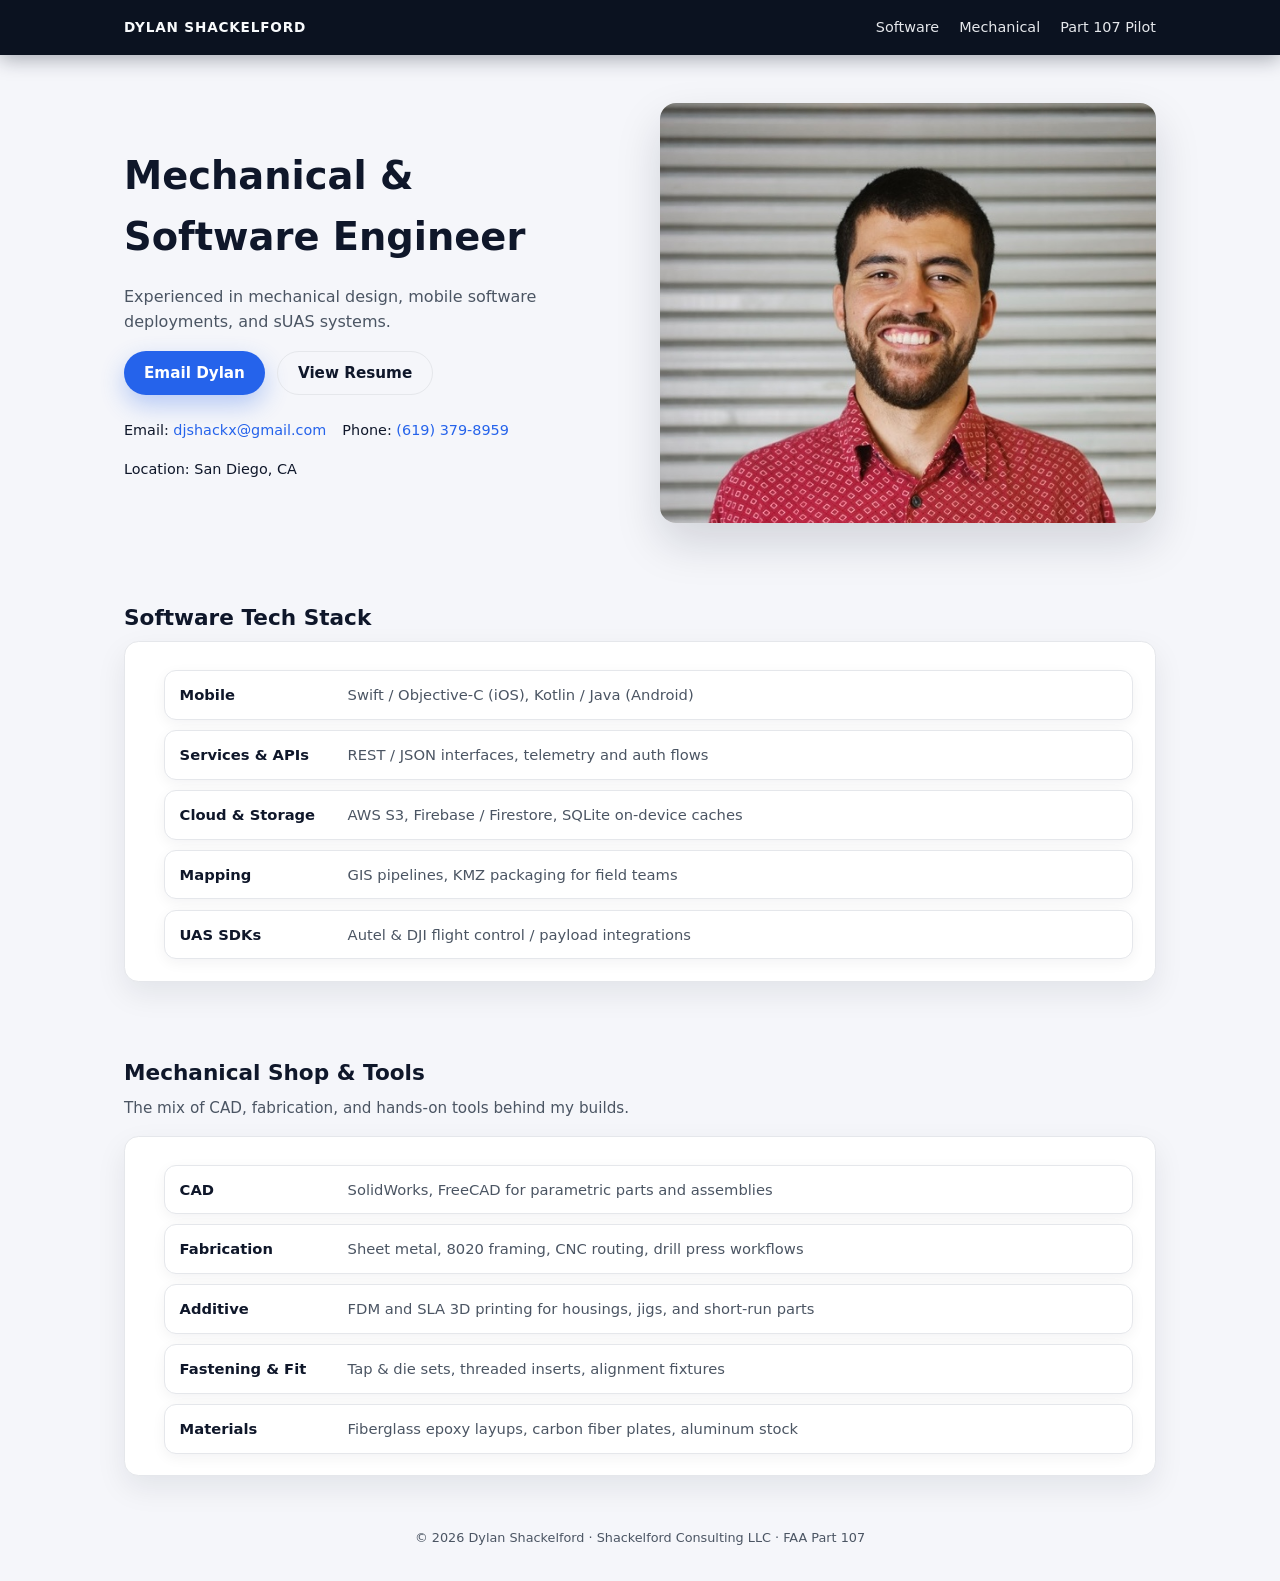
<file: index.html>
<!DOCTYPE html>
<html lang="en">
  <head>
    <meta charset="UTF-8" />
    <meta name="viewport" content="width=device-width, initial-scale=1" />
    <link rel="stylesheet" href="styles.css" />
    <meta
      name="description"
      content="Portfolio for Dylan Shackelford – Software Engineer, Mechanical Design, Part 107 sUAS Pilot"
    />
  </head>
  <body>
    <header>
      <div class="container nav-bar">
        <div class="nav-brand">
          <span class="brand-top">Dylan Shackelford</span>
        </div>
        <nav class="nav-links">
          <a href="software.html">Software</a>
          <a href="mechanical.html">Mechanical</a>
          <a href="drone.html">Part 107 Pilot</a>
        </nav>
      </div>
    </header>

    <main class="container home">
      <section class="hero hero-split">
        <div class="hero-content">
          <h1 class="hero-title">Mechanical & Software Engineer</h1>
          <p class="hero-subtitle">
            Experienced in mechanical design, mobile software deployments, and sUAS systems.         </p>
          <div class="cta-group">
            <a class="btn primary" href="mailto:djshackx@gmail.com">Email Dylan</a>
            <a class="btn ghost" href="Resume.pdf" target="_blank" rel="noopener"
              >View Resume</a
            >
          </div>
          <div class="contact-strip">
            <span
              >Email: <a href="mailto:djshackx@gmail.com">djshackx@gmail.com</a></span
            >
            <span>Phone: <a href="tel:+16193798959">(619) 379-8959</a></span>
            <span>Location: San Diego, CA</span>
          </div>
        </div>
        <div class="hero-media">
          <div class="hero-photo">
            <img src="images/headshot/head_shot.jpeg" alt="M200 payload bracket" />
          </div>
        </div>
      </section>

      <section>
        <h2 class="section-title">Software Tech Stack</h2>
        <div class="card">
          <ul class="stack-list">
            <li class="stack-item">
              <span class="stack-label">Mobile</span>
              <span class="stack-value">Swift / Objective-C (iOS), Kotlin / Java (Android)</span>
            </li>
            <li class="stack-item">
              <span class="stack-label">Services & APIs</span>
              <span class="stack-value">REST / JSON interfaces, telemetry and auth flows</span>
            </li>
            <li class="stack-item">
              <span class="stack-label">Cloud & Storage</span>
              <span class="stack-value">AWS S3, Firebase / Firestore, SQLite on-device caches</span>
            </li>
            <li class="stack-item">
              <span class="stack-label">Mapping</span>
              <span class="stack-value">GIS pipelines, KMZ packaging for field teams</span>
            </li>
            <li class="stack-item">
              <span class="stack-label">UAS SDKs</span>
              <span class="stack-value">Autel & DJI flight control / payload integrations</span>
            </li>
          </ul>
        </div>
      </section>

      <section>
        <h2 class="section-title">Mechanical Shop & Tools</h2>
        <p class="section-subtitle">The mix of CAD, fabrication, and hands-on tools behind my builds.</p>
        <div class="card">
          <ul class="stack-list">
            <li class="stack-item">
              <span class="stack-label">CAD</span>
              <span class="stack-value">SolidWorks, FreeCAD for parametric parts and assemblies</span>
            </li>
            <li class="stack-item">
              <span class="stack-label">Fabrication</span>
              <span class="stack-value">Sheet metal, 8020 framing, CNC routing, drill press workflows</span>
            </li>
            <li class="stack-item">
              <span class="stack-label">Additive</span>
              <span class="stack-value">FDM and SLA 3D printing for housings, jigs, and short-run parts</span>
            </li>
            <li class="stack-item">
              <span class="stack-label">Fastening & Fit</span>
              <span class="stack-value">Tap & die sets, threaded inserts, alignment fixtures</span>
            </li>
            <li class="stack-item">
              <span class="stack-label">Materials</span>
              <span class="stack-value">Fiberglass epoxy layups, carbon fiber plates, aluminum stock</span>
            </li>
          </ul>
        </div>
      </section>
    </main>

    <footer>
      <div class="container">
        &copy; <span id="year"></span> Dylan Shackelford · Shackelford Consulting LLC · FAA Part 107
      </div>
      <script>
        document.getElementById("year").textContent = new Date().getFullYear();
      </script>
    </footer>
  </body>
</html>
</file>
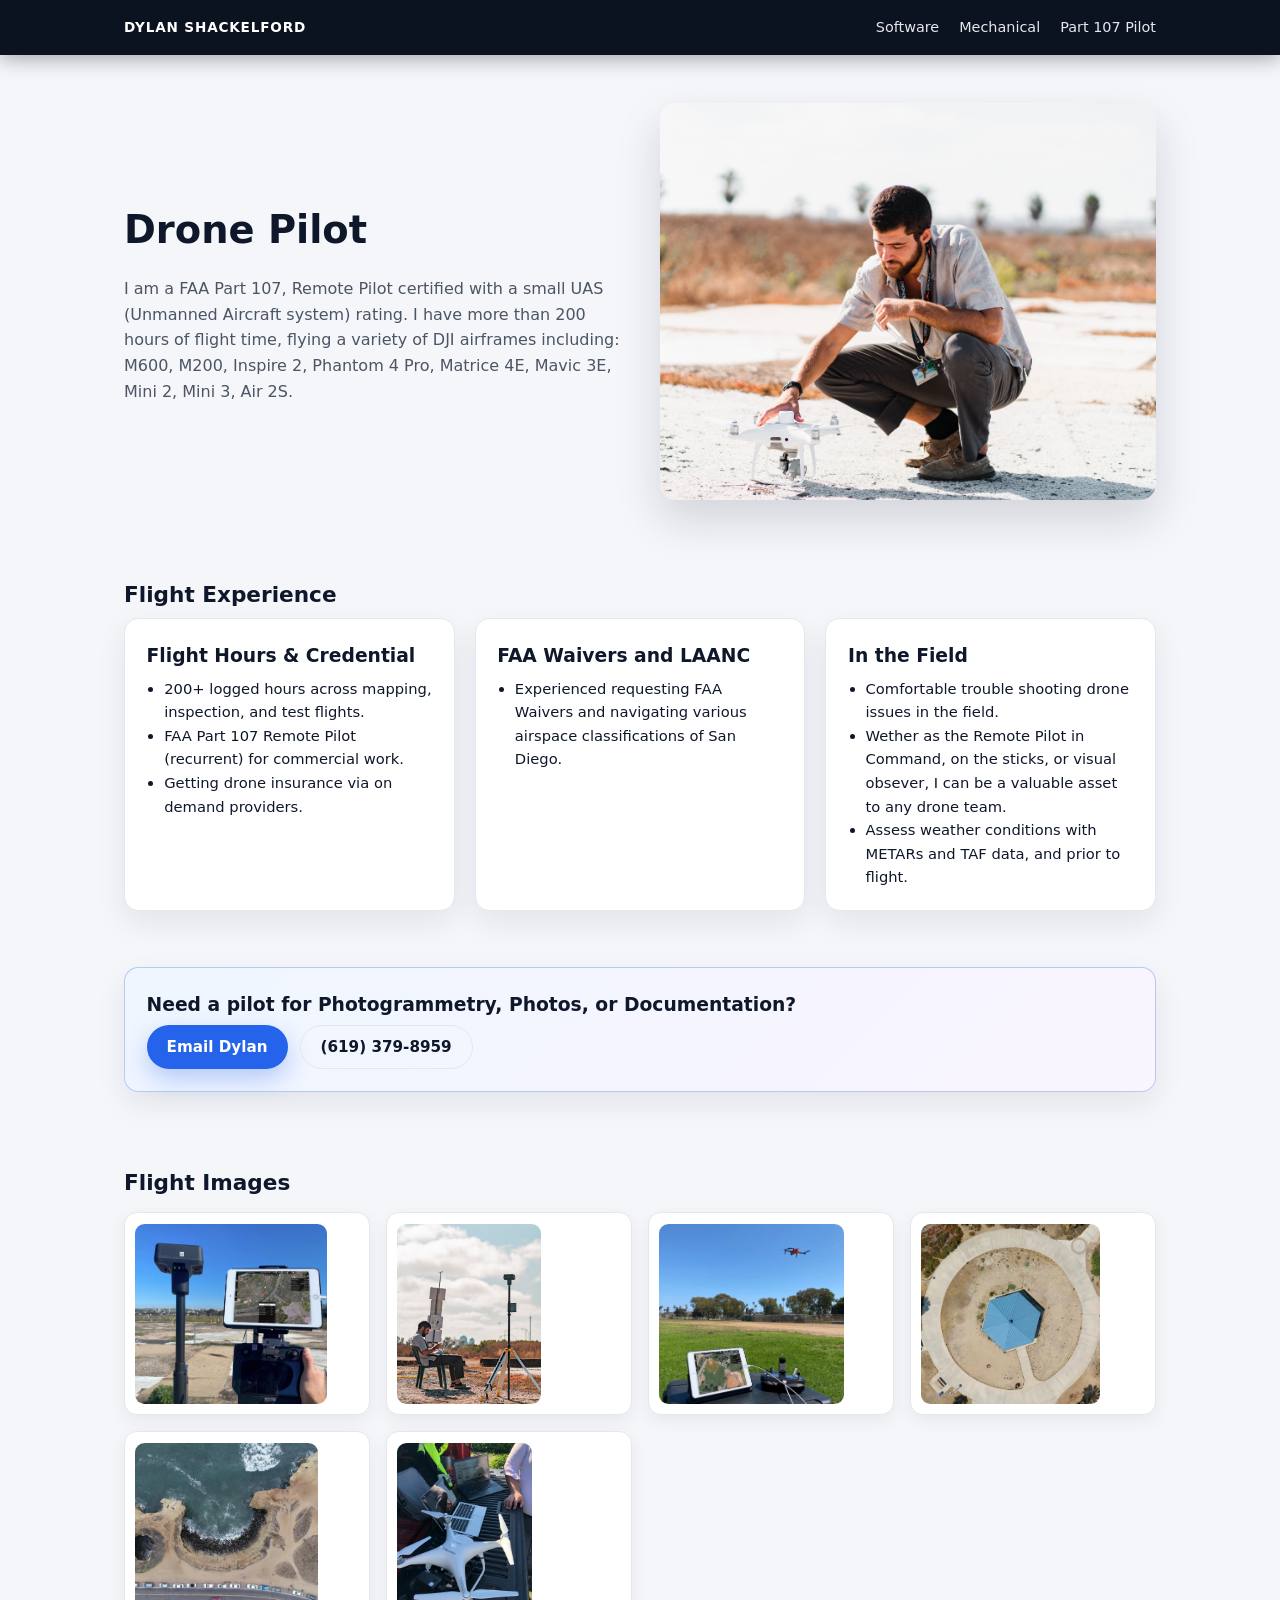
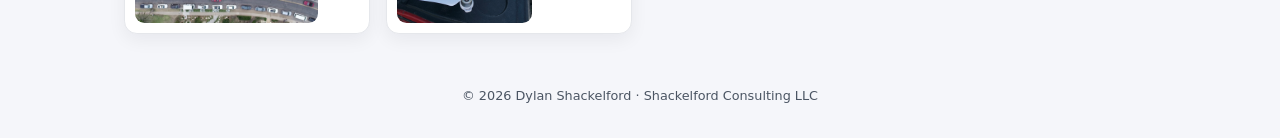
<file: drone.html>
<!DOCTYPE html>
<html lang="en">
  <head>
    <meta charset="UTF-8" />
    <title>Drone Piloting</title>
    <meta name="viewport" content="width=device-width, initial-scale=1" />
    <link rel="stylesheet" href="styles.css" />
  </head>
  <body>
    <header>
      <div class="container nav-bar">
        <div class="nav-brand">
          <a href="index.html" class="brand-top">Dylan Shackelford</a>
        </div>
        <nav class="nav-links">
          <a href="software.html">Software</a>
          <a href="mechanical.html">Mechanical</a>
          <a href="drone.html">Part 107 Pilot</a>
        </nav>
      </div>
    </header>

    <main class="container">
      <section class="hero hero-split">
        <div class="hero-content">
          <h1 class="hero-title">Drone Pilot</h1>
          <p class="hero-subtitle">
            I am a FAA Part 107, Remote Pilot certified with a small UAS (Unmanned Aircraft system) rating. I have more than 200 hours of flight time, flying a variety of DJI airframes including: M600, M200, Inspire 2, Phantom 4 Pro, Matrice 4E, Mavic 3E, Mini 2, Mini 3, Air 2S.
          </p>
        </div>
        <div class="hero-media">
          <div class="hero-photo">
            <img src="images/pilot/crouching_pilot.jpeg" alt="RSI plan" />
          </div>
        </div>
      </section>

      <section>
        <h2 class="section-title">Flight Experience</h2>
        <div class="card-grid">
          <div class="card">
            <h3>Flight Hours &amp; Credential</h3>
            <ul>
              <li>200+ logged hours across mapping, inspection, and test flights.</li>
              <li>FAA Part 107 Remote Pilot (recurrent) for commercial work.</li>
              <li>Getting drone insurance via on demand providers.</li>
            </ul>
          </div>
          <div class="card">
            <h3>FAA Waivers and LAANC</h3>
            <ul>
              <li>Experienced requesting FAA Waivers and navigating various airspace classifications of San Diego.</li>
            </ul>
          </div>
          <div class="card">
            <h3>In the Field</h3>
            <ul>
              <li>Comfortable trouble shooting drone issues in the field.</li>
              <li>Wether as the Remote Pilot in Command, on the sticks, or visual obsever, I can be a valuable asset to any drone team.</li>
              <li>Assess weather conditions with METARs and TAF data, and prior to flight.</li>
            </ul>
          </div>
        </div>
      </section>

      <section>
        <div class="card callout">
          <h3>Need a pilot for Photogrammetry, Photos, or Documentation?</h3>
          <div class="cta-group">
            <a class="btn primary" href="mailto:djshackx@gmail.com">Email Dylan</a>
            <a class="btn ghost" href="tel:+16193798959">(619) 379-8959</a>
          </div>
        </div>
      </section>

      <section>
        <h2 class="section-title">Flight Images</h2>
        <div class="image-grid">
          <div class="image-card">
            <img src="images/pilot/rtk_tower.png" alt="Terrain aware" />
          </div>
          <div class="image-card">
            <img src="images/pilot/sitting_pilot_rtk_tower.jpeg" alt="Terrain aware" />
          </div>
          <div class="image-card">
            <img src="images/pilot/flying_autel.png" alt="Terrain aware" />
          </div>
          <div class="image-card">
            <img src="images/pilot/nadir_blue_building.png" alt="Terrain aware" />
          </div>
          <div class="image-card">
            <img src="images/pilot/nadir_cliffs.png" alt="Terrain aware" />
          </div>
          <div class="image-card">
            <img src="images/pilot/p4p_on_tailgate.jpeg" alt="Terrain aware" />
          </div>
        
        </div>
      </section>
    </main>

    <footer>
      <div class="container">
        &copy; <span id="year"></span> Dylan Shackelford · Shackelford Consulting LLC
      </div>
      <script>
        document.getElementById("year").textContent = new Date().getFullYear();
      </script>
    </footer>
  </body>
</html>
</file>
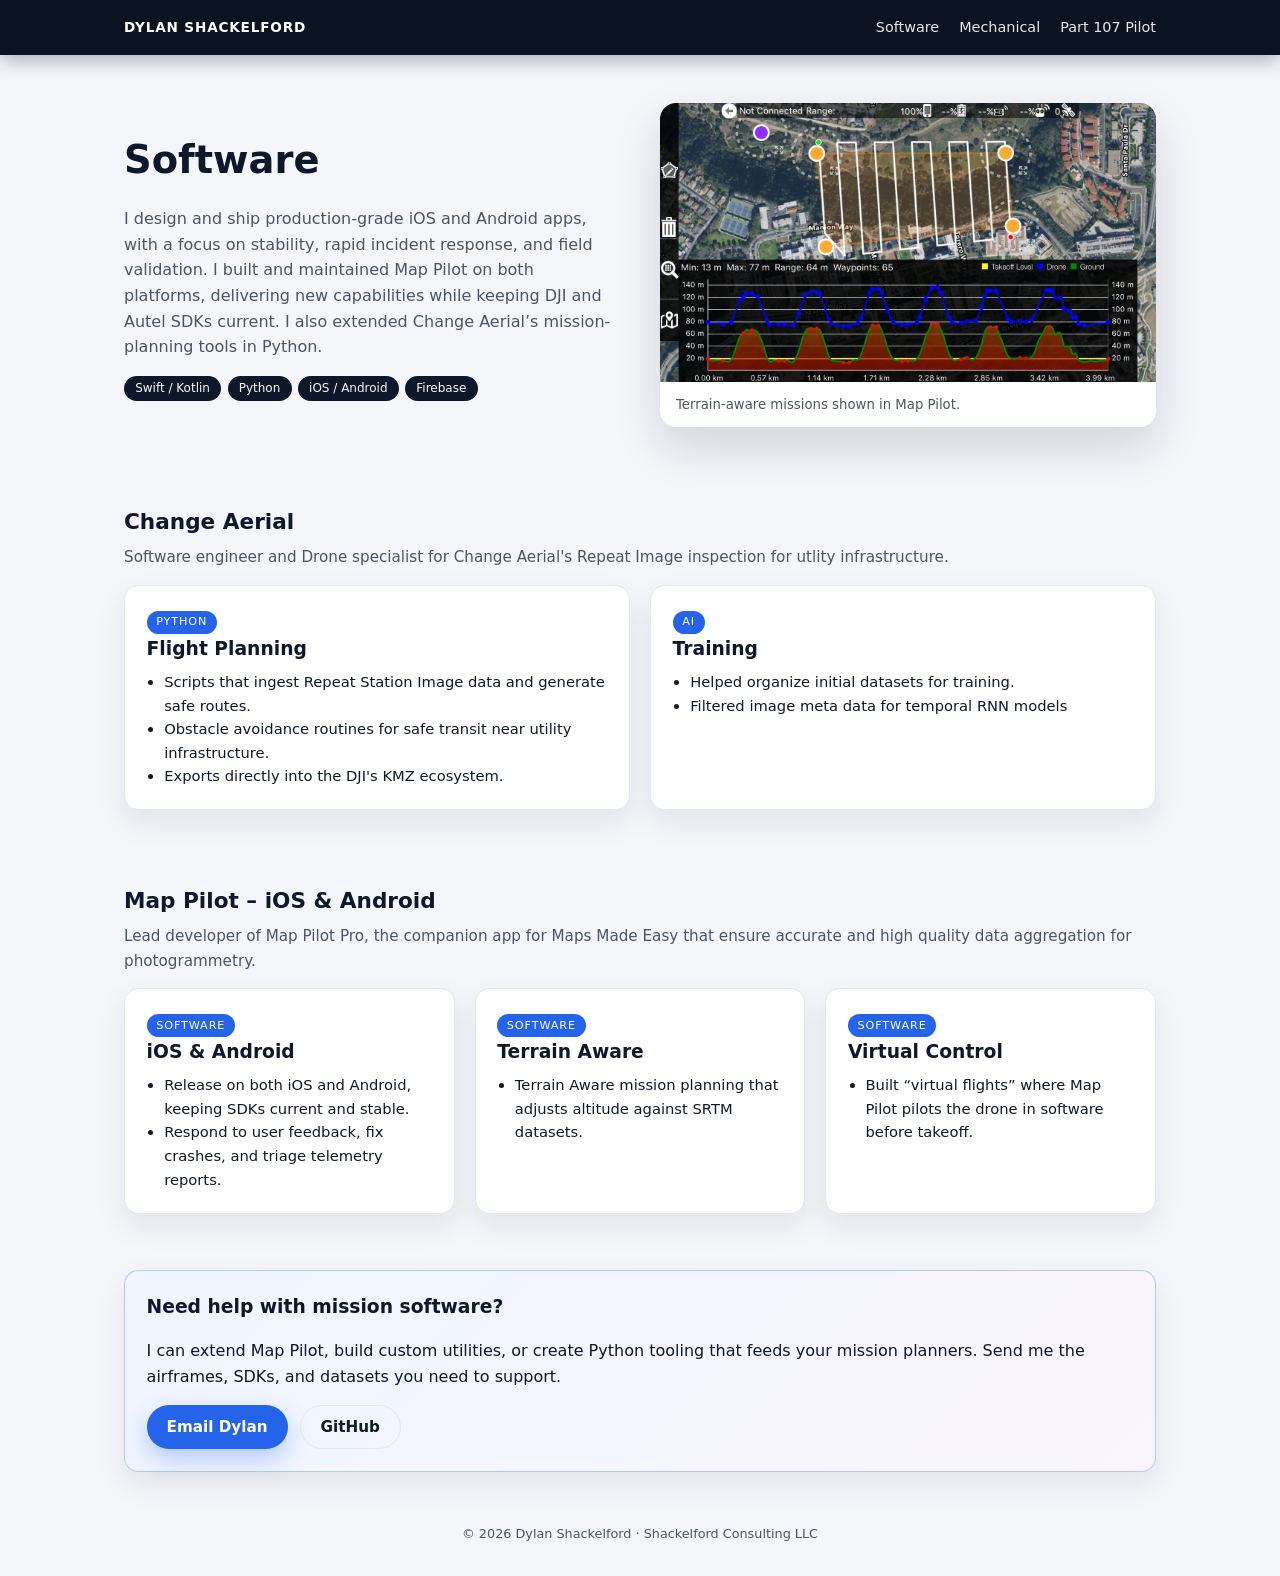
<file: software.html>
<!DOCTYPE html>
<html lang="en">
  <head>
    <meta charset="UTF-8" />
    <title>Software Engineering – Dylan Shackelford</title>
    <meta name="viewport" content="width=device-width, initial-scale=1" />
    <link rel="stylesheet" href="styles.css" />
  </head>
  <body>
    <header>
      <div class="container nav-bar">
        <div class="nav-brand">
          <a href="index.html" class="brand-top">Dylan Shackelford</a>
        </div>
        <nav class="nav-links">
          <a href="software.html">Software</a>
          <a href="mechanical.html">Mechanical</a>
          <a href="drone.html">Part 107 Pilot</a>
        </nav>
      </div>
    </header>

    <main class="container">
      <section class="hero hero-split">
        <div class="hero-content">
          <h1 class="hero-title">Software</h1>
          <p class="hero-subtitle">
            I design and ship production-grade iOS and Android apps, with a focus on stability, rapid incident response, and field validation. I built and maintained Map Pilot on both platforms, delivering new capabilities while keeping DJI and Autel SDKs current. I also extended Change Aerial’s mission-planning tools in Python.
          </p>
          <div class="hero-tags">
            <span class="tag">Swift / Kotlin</span>
            <span class="tag">Python</span>
            <span class="tag">iOS / Android</span>
            <span class="tag">Firebase</span>
          </div>
        </div>
        <div class="hero-media">
          <div class="hero-photo">
            <img src="images/portfolio/terrain-aware.jpg" alt="Terrain aware" />
            <p class="hero-photo-caption">Terrain-aware missions shown in Map Pilot.</p>
          </div>
        </div>
      </section>

      <section>
        <h2 class="section-title">Change Aerial</h2>
        <p class="section-subtitle">
          Software engineer and Drone specialist for Change Aerial's Repeat Image inspection for utlity infrastructure.  
        <div class="card-grid">
          <div class="card">
            <span class="project-label software">Python</span>
            <h3>Flight Planning</h3>
            <ul>
              <li>Scripts that ingest Repeat Station Image data and generate safe routes.</li>
              <li>Obstacle avoidance routines for safe transit near utility infrastructure.</li>
              <li>Exports directly into the DJI's KMZ ecosystem.</li>
            </ul>
          </div>
          <div class="card">
            <span class="project-label software">AI</span>
            <h3>Training</h3>
            <ul>
              <li>Helped organize initial datasets for training.</li>
              <li>Filtered image meta data for temporal RNN models</li>
            </ul>
          </div>
        </div>
      </section>

      <section>
        <h2 class="section-title">Map Pilot – iOS &amp; Android</h2>
        <p class="section-subtitle">
          Lead developer of Map Pilot Pro, the companion app for Maps Made Easy that ensure accurate and high quality data aggregation for photogrammetry.
        </p>
        <div class="card-grid">
          <div class="card">
            <span class="project-label software">Software</span>
            <h3>iOS & Android</h3>
            <ul>
              <li>Release on both iOS and Android, keeping SDKs current and stable.</li>
              <li>Respond to user feedback, fix crashes, and triage telemetry reports.</li>
            </ul>
          </div>
          <div class="card">
            <span class="project-label software">Software</span>
            <h3>Terrain Aware</h3>
            <ul>
              <li>Terrain Aware mission planning that adjusts altitude against SRTM datasets.</li>
            </ul>
          </div>
          <div class="card">
            <span class="project-label software">Software</span>
            <h3>Virtual Control</h3>
            <ul>
              <li>Built “virtual flights” where Map Pilot pilots the drone in software before takeoff.</li>
            </ul>
          </div>
        </div>
      </section>

      <section>
        <div class="card callout">
          <h3>Need help with mission software?</h3>
          <p>
            I can extend Map Pilot, build custom utilities, or create Python tooling that feeds your
            mission planners. Send me the airframes, SDKs, and datasets you need to support.
          </p>
          <div class="cta-group">
            <a class="btn primary" href="mailto:djshackx@gmail.com">Email Dylan</a>
            <a class="btn ghost" href="https://github.com/dshackelford" target="_blank" rel="noopener"
              >GitHub</a
            >
          </div>
        </div>
      </section>
    </main>

    <footer>
      <div class="container">
        &copy; <span id="year"></span> Dylan Shackelford · Shackelford Consulting LLC
      </div>
      <script>
        document.getElementById("year").textContent = new Date().getFullYear();
      </script>
    </footer>
  </body>
</html>
</file>
<file: styles.css>
:root {
  --bg: #f5f6fa;
  --surface: #ffffff;
  --surface-soft: #eef2ff;
  --text: #0f172a;
  --text-muted: #4b5563;
  --border: #e5e7eb;
  --accent: #2563eb;
  --accent-dark: #1d4ed8;
}

*,
*::before,
*::after {
  box-sizing: border-box;
}

body {
  margin: 0;
  font-family: system-ui, -apple-system, BlinkMacSystemFont, "SF Pro Text",
    "Segoe UI", sans-serif;
  line-height: 1.6;
  color: var(--text);
  background: var(--bg);
}

img {
  max-width: 100%;
  display: block;
}

header {
  background: #0b1220;
  color: #f8fafc;
  padding: 1rem 0;
  position: sticky;
  top: 0;
  z-index: 10;
  box-shadow: 0 4px 20px rgba(15, 23, 42, 0.35);
}

.container {
  max-width: 1080px;
  margin: 0 auto;
  padding: 0 1.5rem;
}

.nav-bar {
  display: flex;
  align-items: center;
  justify-content: space-between;
  gap: 1.25rem;
}

.nav-brand {
  display: flex;
  flex-direction: column;
  gap: 0.15rem;
}

.nav-brand a:link,
.nav-brand a:visited {
  color: white;
  text-decoration: none;
}

.brand-top {
  font-weight: 700;
  letter-spacing: 0.06em;
  text-transform: uppercase;
  font-size: 0.85rem;
}

.brand-subtitle {
  font-size: 0.85rem;
  color: #cbd5f5;
}

.nav-links {
  display: flex;
  flex-wrap: wrap;
  gap: 1.25rem;
}

.nav-links a {
  color: #e5e7eb;
  text-decoration: none;
  font-size: 0.9rem;
}

.nav-links a:hover {
  color: #38bdf8;
}

main {
  padding-bottom: 2rem;
}

.hero {
  padding: 3rem 0 2rem;
}

.hero-split {
  display: grid;
  grid-template-columns: repeat(auto-fit, minmax(300px, 1fr));
  gap: 2.5rem;
  align-items: center;
}

.hero-content {
  display: flex;
  flex-direction: column;
  gap: 1rem;
}

.eyebrow {
  text-transform: uppercase;
  letter-spacing: 0.08em;
  font-size: 0.75rem;
  color: var(--text-muted);
  margin: 0;
}

.hero-title {
  font-size: clamp(2rem, 3vw, 2.8rem);
  margin: 0;
}

.hero-subtitle {
  color: var(--text-muted);
  font-size: 1rem;
  margin: 0;
}

.hero-tags {
  display: flex;
  flex-wrap: wrap;
  gap: 0.4rem;
}

.tag {
  display: inline-flex;
  align-items: center;
  padding: 0.2rem 0.7rem;
  border-radius: 999px;
  font-size: 0.75rem;
  background: #0f172a;
  color: #f8fafc;
}

.project-label {
  display: inline-flex;
  align-items: center;
  padding: 0.15rem 0.6rem;
  border-radius: 999px;
  font-size: 0.7rem;
  letter-spacing: 0.08em;
  text-transform: uppercase;
  color: #fff;
  background: #0f172a;
}

.project-label.mechanical {
  background: #0f172a;
}

.project-label.software {
  background: #2563eb;
}

.project-label.ops {
  background: #059669;
}

.cta-group {
  display: flex;
  flex-wrap: wrap;
  gap: 0.75rem;
}

.btn {
  padding: 0.55rem 1.25rem;
  border-radius: 999px;
  text-decoration: none;
  font-weight: 600;
  font-size: 0.95rem;
  display: inline-flex;
  align-items: center;
  justify-content: center;
  transition: transform 0.2s ease, box-shadow 0.2s ease;
}

.btn.primary {
  background: var(--accent);
  color: #fff;
  box-shadow: 0 10px 25px rgba(37, 99, 235, 0.3);
}

.btn.primary:hover {
  background: var(--accent-dark);
  transform: translateY(-1px);
}

.btn.ghost {
  border: 1px solid var(--border);
  color: var(--text);
  background: transparent;
}

.btn.ghost:hover {
  border-color: var(--accent);
  color: var(--accent);
}

.hero-stats {
  display: grid;
  grid-template-columns: repeat(auto-fit, minmax(140px, 1fr));
  gap: 0.75rem;
}

.hero-stats div {
  border: 1px solid var(--border);
  border-radius: 0.65rem;
  padding: 0.75rem;
  background: var(--surface);
}

.stat-label {
  display: block;
  font-size: 0.7rem;
  letter-spacing: 0.08em;
  text-transform: uppercase;
  color: var(--text-muted);
}

.stat-value {
  font-weight: 600;
  font-size: 0.95rem;
}

.hero-media {
  display: flex;
  flex-direction: column;
  gap: 1rem;
}

.hero-photo {
  border-radius: 1rem;
  background: var(--surface);
  box-shadow: 0 20px 45px rgba(15, 23, 42, 0.15);
  overflow: hidden;
  max-height: 420px;
}

.hero-photo img {
  width: 100%;
  height: 100%;
  object-fit: cover;
  display: block;
}

.hero-photo.secondary {
  max-width: 80%;
  align-self: flex-end;
}

.hero-photo-caption {
  margin: 0;
  padding: 0.75rem 1rem;
  font-size: 0.83rem;
  color: var(--text-muted);
}

.contact-strip {
  margin-top: 0.5rem;
  font-size: 0.9rem;
  display: flex;
  flex-wrap: wrap;
  gap: 1rem;
}

.contact-strip a {
  color: var(--accent);
  text-decoration: none;
}

.contact-strip a:hover {
  text-decoration: underline;
}

section {
  padding: 1.75rem 0;
}

.section-title {
  font-size: 1.35rem;
  margin-bottom: 0.35rem;
}

.section-subtitle {
  margin-top: 0;
  font-size: 0.95rem;
  color: var(--text-muted);
}

.card-grid {
  display: grid;
  grid-template-columns: repeat(auto-fit, minmax(260px, 1fr));
  gap: 1.25rem;
}

.card {
  background: var(--surface);
  border-radius: 0.9rem;
  padding: 1.35rem;
  border: 1px solid var(--border);
  box-shadow: 0 12px 30px rgba(15, 23, 42, 0.08);
  color: inherit;
  text-decoration: none;
}

.card:visited {
  color: inherit;
}

.card h3 {
  margin: 0 0 0.35rem;
}

.card small {
  display: block;
  margin-bottom: 0.5rem;
  color: var(--text-muted);
  font-size: 0.8rem;
}

.card ul {
  padding-left: 1.1rem;
  margin: 0.4rem 0 0;
  font-size: 0.92rem;
}

.card-with-image {
  display: flex;
  flex-direction: column;
  padding: 0;
  overflow: hidden;
  position: relative;
}

.card-thumb {
  width: 100%;
  height: 190px;
  object-fit: cover;
}

.card-body {
  padding: 1.25rem;
}

.card-with-image .card-body ul {
  margin-top: 0.6rem;
}

.area-grid .card {
  height: 100%;
}

.project-card .project-label {
  margin: 1rem 1rem 0;
}

.image-grid {
  display: grid;
  grid-template-columns: repeat(auto-fit, minmax(220px, 1fr));
  gap: 1rem;
  margin-top: 0.75rem;
}

.image-card {
  background: var(--surface);
  border-radius: 0.8rem;
  box-shadow: 0 6px 18px rgba(15, 23, 42, 0.06);
  border: 1px solid var(--border);
  padding: 0.65rem;
}

.image-card img {
  border-radius: 0.6rem;
  height: 180px;
  object-fit: cover;
}

.image-card p {
  margin: 0.4rem 0 0;
  font-size: 0.85rem;
  color: var(--text-muted);
}

.skill-list {
  display: flex;
  flex-wrap: wrap;
  gap: 0.4rem;
}

.skill-pill {
  border-radius: 999px;
  background: var(--surface-soft);
  padding: 0.2rem 0.65rem;
  font-size: 0.78rem;
}

.stack-list {
  list-style: none;
  margin: 0;
  padding: 0;
  display: grid;
  gap: 0.65rem;
}

.stack-item {
  display: grid;
  grid-template-columns: 160px 1fr;
  gap: 0.5rem;
  padding: 0.75rem 0.9rem;
  border: 1px solid var(--border);
  border-radius: 0.75rem;
  background: var(--surface);
  box-shadow: 0 4px 14px rgba(15, 23, 42, 0.05);
}

.stack-label {
  font-weight: 700;
  color: var(--text);
}

.stack-value {
  color: var(--text-muted);
}

@media (max-width: 640px) {
  .stack-item {
    grid-template-columns: 1fr;
  }
}

.callout {
  border: 1px solid rgba(37, 99, 235, 0.3);
  background: linear-gradient(135deg, #eff6ff, #faf5ff);
}

.project-grid {
  display: flex;
  flex-direction: column;
  gap: 1.25rem;
}

.project-case {
  display: grid;
  grid-template-columns: minmax(220px, 320px) 1fr;
  gap: 1.25rem;
  padding: 1.25rem;
  border-radius: 1rem;
  background: var(--surface);
  border: 1px solid var(--border);
  box-shadow: 0 8px 25px rgba(15, 23, 42, 0.07);
}

.project-case img {
  width: 100%;
  border-radius: 0.75rem;
  height: 100%;
  object-fit: cover;
}

.project-case h3 {
  margin-top: 0;
  margin-bottom: 0.35rem;
}

.project-case small {
  color: var(--text-muted);
  display: block;
  margin-bottom: 0.4rem;
}

.project-case .project-label {
  grid-column: 1 / -1;
  margin-bottom: 0.4rem;
}

footer {
  padding: 1.5rem 0 2rem;
  font-size: 0.8rem;
  color: var(--text-muted);
  text-align: center;
}

@media (max-width: 720px) {
  .nav-bar {
    flex-direction: column;
    align-items: flex-start;
  }

  .hero-split {
    grid-template-columns: 1fr;
  }

  .project-case {
    grid-template-columns: 1fr;
  }

  .hero-photo.secondary {
    max-width: 100%;
    align-self: stretch;
  }

  .project-card .project-label {
    margin: 1rem;
  }
}
</file>
